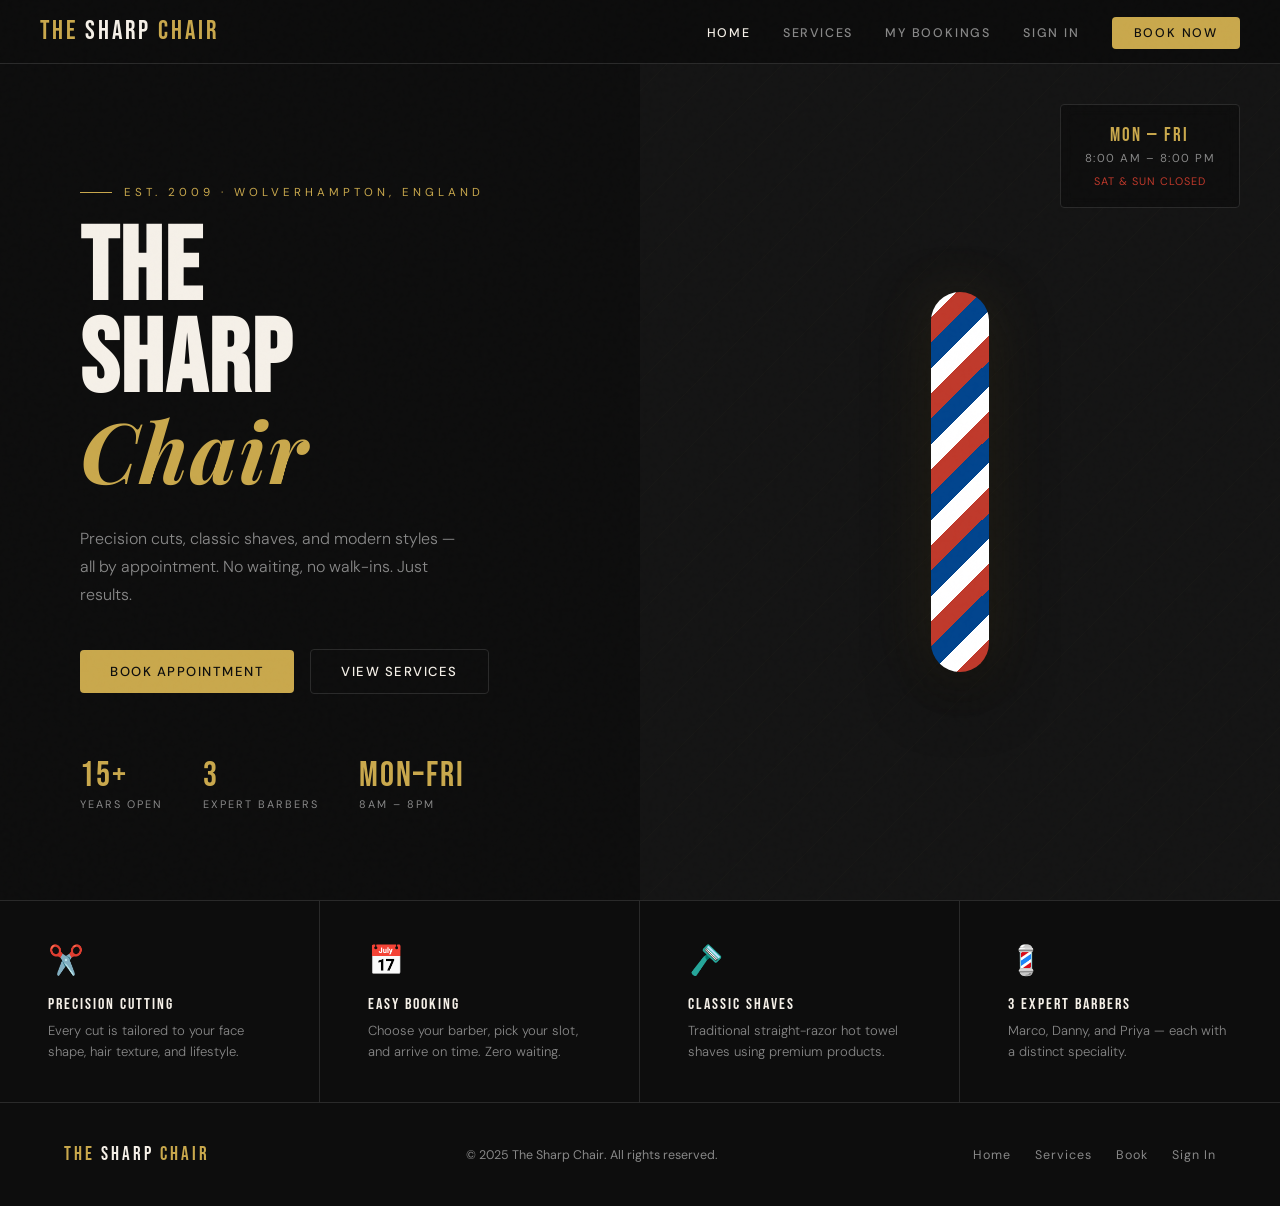
<file: index.html>
<!DOCTYPE html>
<html lang="en">
<head>
  <meta charset="UTF-8">
  <meta name="viewport" content="width=device-width, initial-scale=1.0">
  <title>The Sharp Chair — Premium Barber Shop</title>
  <link rel="preconnect" href="https://fonts.googleapis.com">
  <link rel="preconnect" href="https://fonts.gstatic.com" crossorigin>
  <link href="https://fonts.googleapis.com/css2?family=Bebas+Neue&family=DM+Sans:ital,wght@0,300;0,400;0,500;1,300&family=Playfair+Display:ital@1&display=swap" rel="stylesheet">
  <link rel="stylesheet" href="static/css/style.css">
</head>
<body>

  <!-- ── NAV ── -->
  <nav class="nav">
    <a href="index.html" class="nav-logo">THE <span>SHARP</span> CHAIR</a>
    <ul class="nav-links">
      <li><a href="index.html" class="active">Home</a></li>
      <li><a href="services.html">Services</a></li>
      <li><a href="my_bookings.html">My Bookings</a></li>
      <li><a href="login.html">Sign In</a></li>
      <li><a href="book.html" class="nav-cta">Book Now</a></li>
    </ul>
  </nav>

  <!-- ── HERO ── -->
  <section class="hero">
    <div class="hero-left">
      <p class="hero-eyebrow fade-up">Est. 2009 &middot; Wolverhampton, England</p>
      <h1 class="hero-title fade-up fade-up-1">
        THE<br>SHARP<br><em>Chair</em>
      </h1>
      <p class="hero-sub fade-up fade-up-2">
        Precision cuts, classic shaves, and modern styles — all by appointment. No waiting, no walk-ins. Just results.
      </p>
      <div class="hero-actions fade-up fade-up-3">
        <a href="book.html" class="btn btn-primary">Book Appointment</a>
        <a href="services.html" class="btn btn-ghost">View Services</a>
      </div>
      <div class="hero-stats fade-up fade-up-4">
        <div>
          <div class="stat-num">15+</div>
          <div class="stat-label">Years Open</div>
        </div>
        <div>
          <div class="stat-num">3</div>
          <div class="stat-label">Expert Barbers</div>
        </div>
        <div>
          <div class="stat-num">Mon–Fri</div>
          <div class="stat-label">8am – 8pm</div>
        </div>
      </div>
    </div>

    <div class="hero-right">
      <div class="barber-pole"></div>
      <div class="hero-badge">
        <div class="badge-days">MON — FRI</div>
        <div class="badge-time">8:00 AM – 8:00 PM</div>
        <div class="badge-closed">Sat &amp; Sun Closed</div>
      </div>
    </div>
  </section>

  <!-- ── ABOUT STRIP ── -->
  <section class="about-strip">
    <div class="about-cell">
      <div class="about-cell-icon">✂️</div>
      <div class="about-cell-title">Precision Cutting</div>
      <div class="about-cell-desc">Every cut is tailored to your face shape, hair texture, and lifestyle.</div>
    </div>
    <div class="about-cell">
      <div class="about-cell-icon">📅</div>
      <div class="about-cell-title">Easy Booking</div>
      <div class="about-cell-desc">Choose your barber, pick your slot, and arrive on time. Zero waiting.</div>
    </div>
    <div class="about-cell">
      <div class="about-cell-icon">🪒</div>
      <div class="about-cell-title">Classic Shaves</div>
      <div class="about-cell-desc">Traditional straight-razor hot towel shaves using premium products.</div>
    </div>
    <div class="about-cell">
      <div class="about-cell-icon">💈</div>
      <div class="about-cell-title">3 Expert Barbers</div>
      <div class="about-cell-desc">Marco, Danny, and Priya — each with a distinct speciality.</div>
    </div>
  </section>

  <!-- ── FOOTER ── -->
  <footer class="footer">
    <div class="footer-logo">THE <span>SHARP</span> CHAIR</div>
    <p class="footer-copy">&copy; 2025 The Sharp Chair. All rights reserved.</p>
    <nav class="footer-links">
      <a href="index.html">Home</a>
      <a href="services.html">Services</a>
      <a href="book.html">Book</a>
      <a href="login.html">Sign In</a>
    </nav>
  </footer>

</body>
</html>
</file>
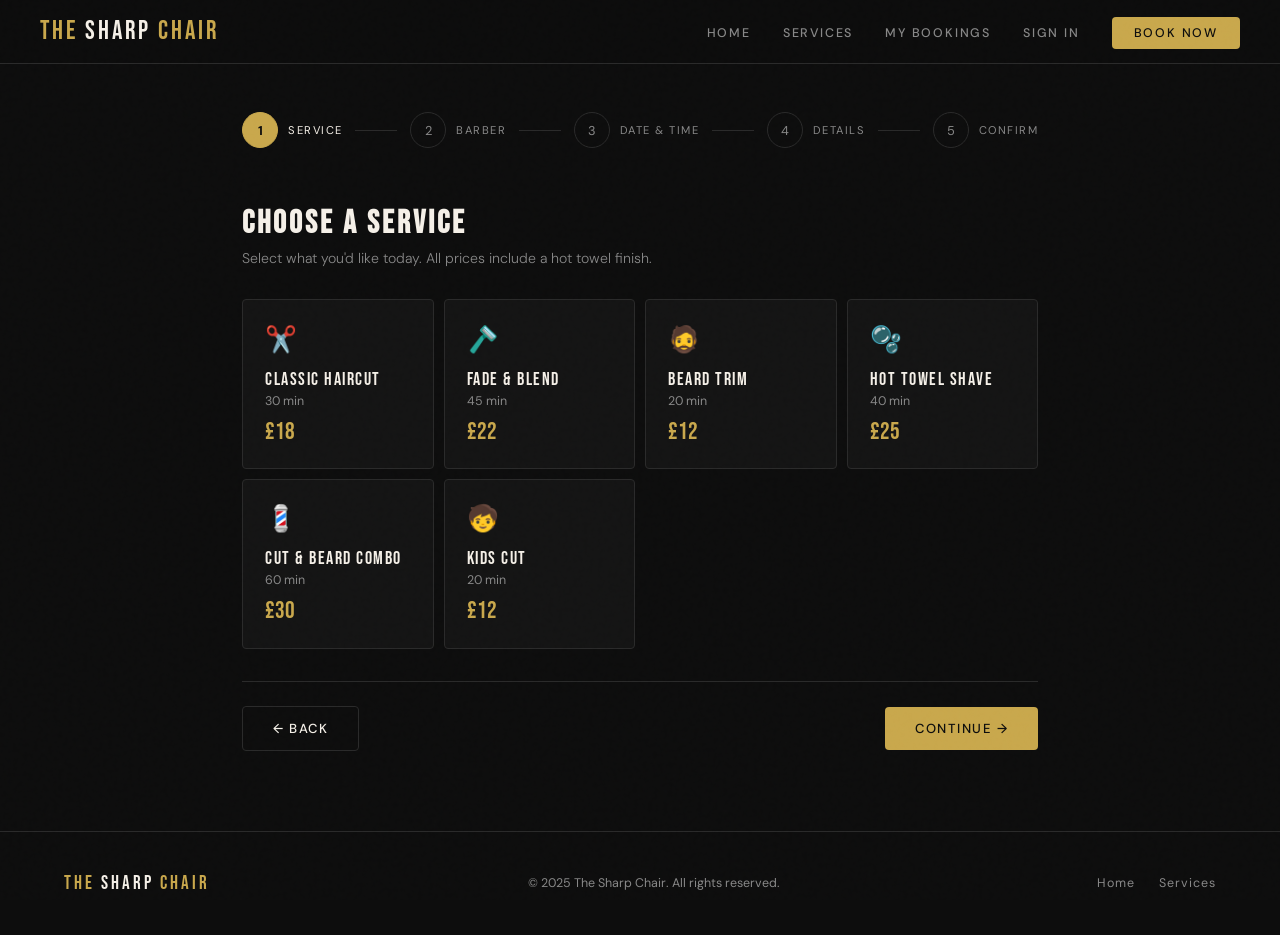
<file: book.html>
<!DOCTYPE html>
<html lang="en">
<head>
  <meta charset="UTF-8">
  <meta name="viewport" content="width=device-width, initial-scale=1.0">
  <title>Book Appointment — The Sharp Chair</title>
  <link rel="preconnect" href="https://fonts.googleapis.com">
  <link rel="preconnect" href="https://fonts.gstatic.com" crossorigin>
  <link href="https://fonts.googleapis.com/css2?family=Bebas+Neue&family=DM+Sans:ital,wght@0,300;0,400;0,500;1,300&family=Playfair+Display:ital@1&display=swap" rel="stylesheet">
  <link rel="stylesheet" href="static/css/style.css">
  <style>
    /* ── Inline JS-driven state helpers ── */
    .pick-card.selected  { border-color: var(--gold); background: rgba(201,168,76,0.07); }
    .barber-pick-card.selected { border-color: var(--gold); background: rgba(201,168,76,0.07); }
    .time-slot.is-selected { background: var(--gold); border-color: var(--gold); color: var(--black); font-weight: 600; }
    .time-slot.is-taken { opacity: 0.3; cursor: not-allowed; text-decoration: line-through; pointer-events: none; }
  </style>
</head>
<body>

  <!-- ── NAV ── -->
  <nav class="nav">
    <a href="index.html" class="nav-logo">THE <span>SHARP</span> CHAIR</a>
    <ul class="nav-links">
      <li><a href="index.html">Home</a></li>
      <li><a href="services.html">Services</a></li>
      <li><a href="my_bookings.html">My Bookings</a></li>
      <li><a href="login.html">Sign In</a></li>
      <li><a href="book.html" class="nav-cta active">Book Now</a></li>
    </ul>
  </nav>

  <div class="booking-layout">

    <!-- ── STEP PROGRESS ── -->
    <div class="step-progress" id="step-progress">
      <div class="step-item active" id="prog-1">
        <div class="step-bubble">1</div>
        <div class="step-text">Service</div>
      </div>
      <div class="step-connector"></div>
      <div class="step-item" id="prog-2">
        <div class="step-bubble">2</div>
        <div class="step-text">Barber</div>
      </div>
      <div class="step-connector"></div>
      <div class="step-item" id="prog-3">
        <div class="step-bubble">3</div>
        <div class="step-text">Date &amp; Time</div>
      </div>
      <div class="step-connector"></div>
      <div class="step-item" id="prog-4">
        <div class="step-bubble">4</div>
        <div class="step-text">Details</div>
      </div>
      <div class="step-connector"></div>
      <div class="step-item" id="prog-5">
        <div class="step-bubble">5</div>
        <div class="step-text">Confirm</div>
      </div>
    </div>

    <!-- ══ STEP 1 — SERVICE ══ -->
    <section class="step-section active" id="step-1">
      <h2 class="step-heading">CHOOSE A SERVICE</h2>
      <p class="step-subheading">Select what you'd like today. All prices include a hot towel finish.</p>

      <div class="pick-grid">
        <div class="pick-card" data-service="1" onclick="selectService(this, 1)">
          <span class="pick-card-icon">✂️</span>
          <div class="pick-card-name">Classic Haircut</div>
          <div class="pick-card-sub">30 min</div>
          <div class="pick-card-price">£18</div>
        </div>
        <div class="pick-card" data-service="2" onclick="selectService(this, 2)">
          <span class="pick-card-icon">🪒</span>
          <div class="pick-card-name">Fade &amp; Blend</div>
          <div class="pick-card-sub">45 min</div>
          <div class="pick-card-price">£22</div>
        </div>
        <div class="pick-card" data-service="3" onclick="selectService(this, 3)">
          <span class="pick-card-icon">🧔</span>
          <div class="pick-card-name">Beard Trim</div>
          <div class="pick-card-sub">20 min</div>
          <div class="pick-card-price">£12</div>
        </div>
        <div class="pick-card" data-service="4" onclick="selectService(this, 4)">
          <span class="pick-card-icon">🫧</span>
          <div class="pick-card-name">Hot Towel Shave</div>
          <div class="pick-card-sub">40 min</div>
          <div class="pick-card-price">£25</div>
        </div>
        <div class="pick-card" data-service="5" onclick="selectService(this, 5)">
          <span class="pick-card-icon">💈</span>
          <div class="pick-card-name">Cut &amp; Beard Combo</div>
          <div class="pick-card-sub">60 min</div>
          <div class="pick-card-price">£30</div>
        </div>
        <div class="pick-card" data-service="6" onclick="selectService(this, 6)">
          <span class="pick-card-icon">🧒</span>
          <div class="pick-card-name">Kids Cut</div>
          <div class="pick-card-sub">20 min</div>
          <div class="pick-card-price">£12</div>
        </div>
      </div>

      <div id="err-1" class="alert alert-error" style="display:none;">Please select a service to continue.</div>

      <div class="step-nav">
        <a href="index.html" class="btn btn-ghost">← Back</a>
        <button class="btn btn-primary" onclick="goTo(2)">Continue →</button>
      </div>
    </section>

    <!-- ══ STEP 2 — BARBER ══ -->
    <section class="step-section" id="step-2">
      <h2 class="step-heading">CHOOSE YOUR BARBER</h2>
      <p class="step-subheading">Any preference? All barbers are fully qualified and experienced.</p>

      <div class="barber-pick-grid">
        <div class="barber-pick-card" data-barber="1" onclick="selectBarber(this, 1)">
          <div class="barber-avatar">💈</div>
          <div class="barber-pick-name">Marco V.</div>
          <div class="barber-pick-spec">Fades &amp; Skin Fades</div>
        </div>
        <div class="barber-pick-card" data-barber="2" onclick="selectBarber(this, 2)">
          <div class="barber-avatar">✂️</div>
          <div class="barber-pick-name">Danny K.</div>
          <div class="barber-pick-spec">Classic Cuts &amp; Shaves</div>
        </div>
        <div class="barber-pick-card" data-barber="3" onclick="selectBarber(this, 3)">
          <div class="barber-avatar">🪒</div>
          <div class="barber-pick-name">Priya S.</div>
          <div class="barber-pick-spec">Textured &amp; Curly Hair</div>
        </div>
      </div>

      <div id="err-2" class="alert alert-error" style="display:none;">Please choose a barber to continue.</div>

      <div class="step-nav">
        <button class="btn btn-ghost" onclick="goTo(1)">← Back</button>
        <button class="btn btn-primary" onclick="goTo(3)">Continue →</button>
      </div>
    </section>

    <!-- ══ STEP 3 — DATE & TIME ══ -->
    <section class="step-section" id="step-3">
      <h2 class="step-heading">DATE &amp; TIME</h2>
      <p class="step-subheading">We're open Monday to Friday, 8:00am – 8:00pm. Weekends closed.</p>

      <div class="datetime-row">
        <div>
          <div class="dt-block-label">Select Date</div>
          <input type="date" class="form-control" id="booking-date" onchange="onDateChange()">
        </div>
        <div>
          <div class="dt-block-label">Available Times</div>
          <div class="time-slot-grid" id="time-slots">
            <span class="time-slot-hint">Pick a date first</span>
          </div>
        </div>
      </div>

      <div id="err-3" class="alert alert-error" style="display:none;">Please select a date and time slot.</div>

      <div class="step-nav">
        <button class="btn btn-ghost" onclick="goTo(2)">← Back</button>
        <button class="btn btn-primary" onclick="goTo(4)">Continue →</button>
      </div>
    </section>

    <!-- ══ STEP 4 — DETAILS ══ -->
    <section class="step-section" id="step-4">
      <h2 class="step-heading">YOUR DETAILS</h2>
      <p class="step-subheading">We use these to confirm your booking and send reminders.</p>

      <div class="form-grid mb-3">
        <div class="form-group">
          <label class="form-label" for="fname">First Name <span style="color:var(--red)">*</span></label>
          <input type="text" class="form-control" id="fname" name="fname" placeholder="James" autocomplete="given-name">
        </div>
        <div class="form-group">
          <label class="form-label" for="lname">Last Name <span style="color:var(--red)">*</span></label>
          <input type="text" class="form-control" id="lname" name="lname" placeholder="Anderson" autocomplete="family-name">
        </div>
        <div class="form-group">
          <label class="form-label" for="email">Email Address <span style="color:var(--red)">*</span></label>
          <input type="email" class="form-control" id="email" name="email" placeholder="james@example.com" autocomplete="email">
        </div>
        <div class="form-group">
          <label class="form-label" for="phone">Phone Number <span style="color:var(--red)">*</span></label>
          <input type="tel" class="form-control" id="phone" name="phone" placeholder="+44 7700 900000" autocomplete="tel">
        </div>
        <div class="form-group full">
          <label class="form-label" for="notes">Notes <span style="color:var(--muted)">(optional)</span></label>
          <textarea class="form-control" id="notes" name="notes" placeholder="Any special requests, allergies, or preferences..."></textarea>
        </div>
      </div>

      <div id="err-4" class="alert alert-error" style="display:none;">Please fill in all required fields.</div>

      <div class="step-nav">
        <button class="btn btn-ghost" onclick="goTo(3)">← Back</button>
        <button class="btn btn-primary" onclick="goTo(5)">Review Booking →</button>
      </div>
    </section>

    <!-- ══ STEP 5 — CONFIRM ══ -->
    <section class="step-section" id="step-5">
      <h2 class="step-heading">CONFIRM BOOKING</h2>
      <p class="step-subheading">Please check everything below before confirming.</p>

      <div class="summary-card" id="booking-summary">
        <!-- Populated by JS -->
      </div>

      <div id="err-5" class="alert alert-error" style="display:none;"></div>

      <div class="step-nav">
        <button class="btn btn-ghost" onclick="goTo(4)">← Edit</button>
        <button class="btn btn-primary" onclick="submitBooking()">Confirm &amp; Book ✓</button>
      </div>
    </section>

    <!-- ══ STEP 6 — SUCCESS ══ -->
    <section class="step-section" id="step-6">
      <div class="confirm-box">
        <div class="confirm-check">✓</div>
        <h2 class="confirm-title">BOOKING CONFIRMED!</h2>
        <p class="confirm-sub">
          Your appointment is locked in. We'll see you at the shop.<br>
          A confirmation has been saved to your account.
        </p>
        <div class="confirm-ref" id="confirm-ref">REF: #000000</div>
        <div class="confirm-actions">
          <a href="my_bookings.html" class="btn btn-primary">View My Bookings</a>
          <button class="btn btn-ghost" onclick="resetWizard()">Book Another</button>
        </div>
      </div>
    </section>

  </div><!-- /booking-layout -->

  <!-- ── FOOTER ── -->
  <footer class="footer">
    <div class="footer-logo">THE <span>SHARP</span> CHAIR</div>
    <p class="footer-copy">&copy; 2025 The Sharp Chair. All rights reserved.</p>
    <nav class="footer-links">
      <a href="index.html">Home</a>
      <a href="services.html">Services</a>
    </nav>
  </footer>

  <!-- ── BOOKING SCRIPT ── -->
  <script>
    /* ── Data ── */
    const SERVICES = {
      1: { name: 'Classic Haircut',    price: 18, duration: 30 },
      2: { name: 'Fade & Blend',       price: 22, duration: 45 },
      3: { name: 'Beard Trim',         price: 12, duration: 20 },
      4: { name: 'Hot Towel Shave',    price: 25, duration: 40 },
      5: { name: 'Cut & Beard Combo',  price: 30, duration: 60 },
      6: { name: 'Kids Cut',           price: 12, duration: 20 },
    };
    const BARBERS = {
      1: { name: 'Marco V.', spec: 'Fades & Skin Fades' },
      2: { name: 'Danny K.', spec: 'Classic Cuts & Shaves' },
      3: { name: 'Priya S.', spec: 'Textured & Curly Hair' },
    };

    /* ── State ── */
    let state = { serviceId: null, barberId: null, date: null, time: null };

    /* ── Service selection ── */
    function selectService(el, id) {
      document.querySelectorAll('.pick-card').forEach(c => c.classList.remove('selected'));
      el.classList.add('selected');
      state.serviceId = id;
      document.getElementById('err-1').style.display = 'none';
    }

    /* ── Barber selection ── */
    function selectBarber(el, id) {
      document.querySelectorAll('.barber-pick-card').forEach(c => c.classList.remove('selected'));
      el.classList.add('selected');
      state.barberId = id;
      document.getElementById('err-2').style.display = 'none';
    }

    /* ── Date changed ── */
    function onDateChange() {
      const val = document.getElementById('booking-date').value;
      if (!val) return;
      const d = new Date(val + 'T12:00:00');
      const dow = d.getDay();
      if (dow === 0 || dow === 6) {
        showError(3, 'The shop is closed on weekends. Please pick a weekday.');
        document.getElementById('booking-date').value = '';
        state.date = null;
        document.getElementById('time-slots').innerHTML = '<span class="time-slot-hint">Pick a weekday date</span>';
        return;
      }
      state.date = val;
      state.time = null;
      generateSlots(val);
      document.getElementById('err-3').style.display = 'none';
    }

    /* ── Generate time slots ── */
    function generateSlots(date) {
      const svc = SERVICES[state.serviceId] || { duration: 30 };
      const dur = svc.duration;

      // Simulate some taken slots from localStorage
      const stored = JSON.parse(localStorage.getItem('sharpchair_bookings') || '[]');
      const taken = stored
        .filter(b => b.barberId === state.barberId && b.date === date && b.status !== 'cancelled')
        .map(b => b.time);

      const container = document.getElementById('time-slots');
      container.innerHTML = '';
      let count = 0;

      for (let h = 8; h < 20; h++) {
        for (let m = 0; m < 60; m += 30) {
          if (h * 60 + m + dur > 20 * 60) continue;
          const label = `${String(h).padStart(2,'0')}:${String(m).padStart(2,'0')}`;
          const isTaken = taken.includes(label);
          const el = document.createElement('div');
          el.className = 'time-slot' + (isTaken ? ' is-taken' : '') + (state.time === label && !isTaken ? ' is-selected' : '');
          el.textContent = label;
          if (!isTaken) el.onclick = () => pickSlot(el, label);
          container.appendChild(el);
          count++;
        }
      }

      if (count === 0) container.innerHTML = '<span class="time-slot-hint">No slots available</span>';
    }

    function pickSlot(el, t) {
      document.querySelectorAll('.time-slot').forEach(s => s.classList.remove('is-selected'));
      el.classList.add('is-selected');
      state.time = t;
      document.getElementById('err-3').style.display = 'none';
    }

    /* ── Step navigation ── */
    function goTo(n) {
      if (!validate(currentStep())) return;
      setStep(n);
      if (n === 5) renderSummary();
    }

    function currentStep() {
      for (let i = 1; i <= 6; i++) {
        const el = document.getElementById('step-' + i);
        if (el && el.classList.contains('active')) return i;
      }
      return 1;
    }

    function setStep(n) {
      document.querySelectorAll('.step-section').forEach(s => s.classList.remove('active'));
      const target = document.getElementById('step-' + n);
      if (target) target.classList.add('active');

      for (let i = 1; i <= 5; i++) {
        const prog = document.getElementById('prog-' + i);
        if (!prog) continue;
        prog.classList.remove('active', 'done');
        if (i < n) prog.classList.add('done');
        else if (i === n) prog.classList.add('active');
      }
      window.scrollTo({ top: 0, behavior: 'smooth' });
    }

    /* ── Validation ── */
    function validate(step) {
      if (step === 1) {
        if (!state.serviceId) { showError(1, 'Please select a service to continue.'); return false; }
      }
      if (step === 2) {
        if (!state.barberId) { showError(2, 'Please choose a barber to continue.'); return false; }
      }
      if (step === 3) {
        if (!state.date) { showError(3, 'Please select a date.'); return false; }
        if (!state.time) { showError(3, 'Please select a time slot.'); return false; }
      }
      if (step === 4) {
        const fn = document.getElementById('fname').value.trim();
        const ln = document.getElementById('lname').value.trim();
        const em = document.getElementById('email').value.trim();
        const ph = document.getElementById('phone').value.trim();
        if (!fn || !ln || !em || !ph) { showError(4, 'Please fill in all required fields.'); return false; }
        const emailOk = /^[^\s@]+@[^\s@]+\.[^\s@]+$/.test(em);
        if (!emailOk) { showError(4, 'Please enter a valid email address.'); return false; }
      }
      return true;
    }

    function showError(step, msg) {
      const el = document.getElementById('err-' + step);
      if (el) { el.textContent = msg; el.style.display = 'block'; }
    }

    /* ── Summary ── */
    function renderSummary() {
      const svc  = SERVICES[state.serviceId];
      const barb = BARBERS[state.barberId];
      const dateStr = new Date(state.date + 'T12:00').toLocaleDateString('en-GB', {
        weekday: 'long', day: 'numeric', month: 'long', year: 'numeric'
      });
      const fn = document.getElementById('fname').value.trim();
      const ln = document.getElementById('lname').value.trim();
      const em = document.getElementById('email').value.trim();

      document.getElementById('booking-summary').innerHTML = `
        <div class="summary-card-title">Booking Summary</div>
        <div class="summary-row"><span class="key">Service</span><span class="val">${svc.name}</span></div>
        <div class="summary-row"><span class="key">Barber</span><span class="val">${barb.name} — ${barb.spec}</span></div>
        <div class="summary-row"><span class="key">Date</span><span class="val">${dateStr}</span></div>
        <div class="summary-row"><span class="key">Time</span><span class="val">${state.time}</span></div>
        <div class="summary-row"><span class="key">Duration</span><span class="val">${svc.duration} minutes</span></div>
        <div class="summary-row"><span class="key">Name</span><span class="val">${fn} ${ln}</span></div>
        <div class="summary-row"><span class="key">Email</span><span class="val">${em}</span></div>
        <div class="summary-row total"><span class="key">Total</span><span class="val">£${svc.price}</span></div>
      `;
    }

    /* ── Submit ── */
    function submitBooking() {
      const ref = 'SC' + Date.now().toString().slice(-6);
      const booking = {
        id: Date.now(),
        ref,
        serviceId: state.serviceId,
        barberId:  state.barberId,
        date:      state.date,
        time:      state.time,
        fname:     document.getElementById('fname').value.trim(),
        lname:     document.getElementById('lname').value.trim(),
        email:     document.getElementById('email').value.trim(),
        phone:     document.getElementById('phone').value.trim(),
        notes:     document.getElementById('notes').value.trim(),
        status:    'confirmed',
        createdAt: new Date().toISOString(),
      };

      // Persist to localStorage
      const existing = JSON.parse(localStorage.getItem('sharpchair_bookings') || '[]');
      existing.push(booking);
      localStorage.setItem('sharpchair_bookings', JSON.stringify(existing));

      document.getElementById('confirm-ref').textContent = `REF: #${ref}`;
      setStep(6);
      document.getElementById('step-progress').style.display = 'none';
    }

    /* ── Reset ── */
    function resetWizard() {
      state = { serviceId: null, barberId: null, date: null, time: null };
      document.querySelectorAll('.pick-card, .barber-pick-card').forEach(c => c.classList.remove('selected'));
      document.getElementById('booking-date').value = '';
      document.getElementById('time-slots').innerHTML = '<span class="time-slot-hint">Pick a date first</span>';
      document.getElementById('fname').value = '';
      document.getElementById('lname').value = '';
      document.getElementById('email').value = '';
      document.getElementById('phone').value = '';
      document.getElementById('notes').value = '';
      document.getElementById('step-progress').style.display = '';
      setStep(1);
    }

    /* ── Set min date ── */
    (function() {
      const inp = document.getElementById('booking-date');
      const d = new Date();
      while (d.getDay() === 0 || d.getDay() === 6) d.setDate(d.getDate() + 1);
      inp.min = d.toISOString().split('T')[0];
    })();
  </script>

</body>
</html>
</file>
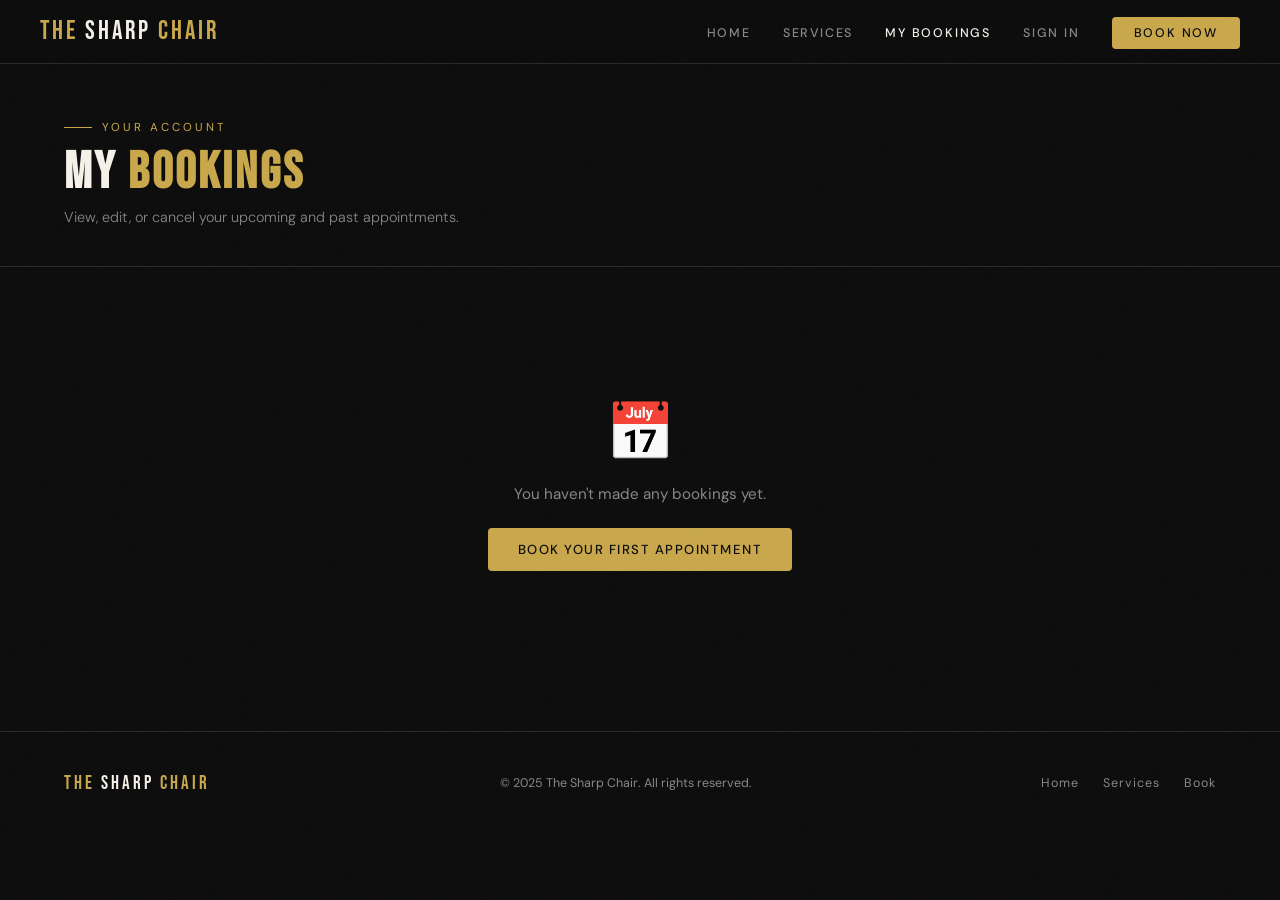
<file: my_bookings.html>
<!DOCTYPE html>
<html lang="en">
<head>
  <meta charset="UTF-8">
  <meta name="viewport" content="width=device-width, initial-scale=1.0">
  <title>My Bookings — The Sharp Chair</title>
  <link rel="preconnect" href="https://fonts.googleapis.com">
  <link rel="preconnect" href="https://fonts.gstatic.com" crossorigin>
  <link href="https://fonts.googleapis.com/css2?family=Bebas+Neue&family=DM+Sans:ital,wght@0,300;0,400;0,500;1,300&family=Playfair+Display:ital@1&display=swap" rel="stylesheet">
  <link rel="stylesheet" href="static/css/style.css">
</head>
<body>

  <!-- ── NAV ── -->
  <nav class="nav">
    <a href="index.html" class="nav-logo">THE <span>SHARP</span> CHAIR</a>
    <ul class="nav-links">
      <li><a href="index.html">Home</a></li>
      <li><a href="services.html">Services</a></li>
      <li><a href="my_bookings.html" class="active">My Bookings</a></li>
      <li><a href="login.html">Sign In</a></li>
      <li><a href="book.html" class="nav-cta">Book Now</a></li>
    </ul>
  </nav>

  <!-- ── PAGE HEADER ── -->
  <header class="page-header fade-up">
    <div class="page-header-eyebrow">Your Account</div>
    <h1>MY <span class="accent">BOOKINGS</span></h1>
    <p>View, edit, or cancel your upcoming and past appointments.</p>
  </header>

  <!-- ── BOOKINGS LIST ── -->
  <div class="bookings-wrap">
    <div id="bookings-container"></div>
  </div>

  <!-- ── EDIT MODAL ── -->
  <div class="modal-overlay" id="edit-modal">
    <div class="modal">
      <h3 class="modal-title">EDIT BOOKING</h3>
      <div class="modal-body">
        <div class="form-group">
          <label class="form-label" for="edit-date">New Date</label>
          <input type="date" class="form-control" id="edit-date" onchange="loadEditSlots()">
        </div>
        <div class="form-group">
          <label class="form-label" for="edit-time">New Time</label>
          <select class="form-control" id="edit-time"></select>
        </div>
        <div class="form-group">
          <label class="form-label" for="edit-notes">Notes</label>
          <textarea class="form-control" id="edit-notes" style="min-height:80px;"></textarea>
        </div>
        <div id="edit-error" class="alert alert-error" style="display:none;"></div>
      </div>
      <div class="modal-footer">
        <button class="btn btn-ghost btn-sm" onclick="closeModal()">Cancel</button>
        <button class="btn btn-primary btn-sm" onclick="saveEdit()">Save Changes</button>
      </div>
    </div>
  </div>

  <!-- ── FOOTER ── -->
  <footer class="footer">
    <div class="footer-logo">THE <span>SHARP</span> CHAIR</div>
    <p class="footer-copy">&copy; 2025 The Sharp Chair. All rights reserved.</p>
    <nav class="footer-links">
      <a href="index.html">Home</a>
      <a href="services.html">Services</a>
      <a href="book.html">Book</a>
    </nav>
  </footer>

  <script>
    const SERVICES = {
      1: { name: 'Classic Haircut',    price: 18, duration: 30 },
      2: { name: 'Fade & Blend',       price: 22, duration: 45 },
      3: { name: 'Beard Trim',         price: 12, duration: 20 },
      4: { name: 'Hot Towel Shave',    price: 25, duration: 40 },
      5: { name: 'Cut & Beard Combo',  price: 30, duration: 60 },
      6: { name: 'Kids Cut',           price: 12, duration: 20 },
    };
    const BARBERS = {
      1: { name: 'Marco V.' },
      2: { name: 'Danny K.' },
      3: { name: 'Priya S.' },
    };

    let editingId = null;

    /* ── Load and render bookings ── */
    function getBookings() {
      return JSON.parse(localStorage.getItem('sharpchair_bookings') || '[]');
    }

    function saveBookings(arr) {
      localStorage.setItem('sharpchair_bookings', JSON.stringify(arr));
    }

    function renderBookings() {
      const bookings = getBookings().sort((a, b) =>
        new Date(b.date + 'T' + b.time) - new Date(a.date + 'T' + a.time)
      );
      const container = document.getElementById('bookings-container');

      if (bookings.length === 0) {
        container.innerHTML = `
          <div class="empty-state">
            <div class="empty-icon">📅</div>
            <p>You haven't made any bookings yet.</p>
            <a href="book.html" class="btn btn-primary">Book Your First Appointment</a>
          </div>`;
        return;
      }

      const items = bookings.map(b => {
        const svc = SERVICES[b.serviceId] || { name: 'Unknown', price: 0 };
        const barb = BARBERS[b.barberId] || { name: 'Unknown' };
        const dateObj = new Date(b.date + 'T12:00');
        const isPast = new Date(b.date + 'T' + b.time) < new Date();
        const dateStr = dateObj.toLocaleDateString('en-GB', {
          weekday: 'short', day: 'numeric', month: 'short', year: 'numeric'
        });

        const statusBadge = b.status === 'cancelled'
          ? '<span class="badge badge-cancelled">Cancelled</span>'
          : isPast
          ? '<span class="badge badge-past">Past</span>'
          : '<span class="badge badge-confirmed">Confirmed</span>';

        const actions = (b.status !== 'cancelled' && !isPast)
          ? `<button class="btn btn-ghost btn-sm" onclick="openEditModal(${b.id})">Edit</button>
             <button class="btn btn-danger btn-sm" onclick="cancelBooking(${b.id})">Cancel</button>`
          : '';

        return `
          <div class="booking-card ${b.status === 'cancelled' ? 'is-cancelled' : ''}">
            <div>
              <div class="booking-card-top">
                <div class="booking-card-service">${svc.name}</div>
                ${statusBadge}
              </div>
              <div class="booking-card-meta">
                <span>📅 ${dateStr}</span>
                <span>🕐 ${b.time}</span>
                <span>💈 ${barb.name}</span>
                <span>£${svc.price}</span>
              </div>
              ${b.notes ? `<div style="margin-top:8px; font-size:0.8rem; color:var(--muted);">📝 ${b.notes}</div>` : ''}
              <div class="booking-card-ref">REF: #${b.ref}</div>
            </div>
            <div class="booking-card-actions">${actions}</div>
          </div>`;
      });

      container.innerHTML = `<div class="bookings-list">${items.join('')}</div>`;
    }

    /* ── Cancel ── */
    function cancelBooking(id) {
      if (!confirm('Are you sure you want to cancel this booking? This cannot be undone.')) return;
      const bookings = getBookings();
      const b = bookings.find(x => x.id === id);
      if (b) { b.status = 'cancelled'; saveBookings(bookings); renderBookings(); }
    }

    /* ── Edit modal ── */
    function openEditModal(id) {
      editingId = id;
      const bookings = getBookings();
      const b = bookings.find(x => x.id === id);
      if (!b) return;

      document.getElementById('edit-date').value = b.date;
      document.getElementById('edit-notes').value = b.notes || '';
      document.getElementById('edit-error').style.display = 'none';

      // Set min date
      const minD = new Date();
      while (minD.getDay() === 0 || minD.getDay() === 6) minD.setDate(minD.getDate() + 1);
      document.getElementById('edit-date').min = minD.toISOString().split('T')[0];

      loadEditSlots(b.time);
      document.getElementById('edit-modal').classList.add('is-open');
    }

    function loadEditSlots(selectedTime) {
      const bookings = getBookings();
      const b = bookings.find(x => x.id === editingId);
      if (!b) return;

      const date = document.getElementById('edit-date').value;
      if (!date) return;

      const svc  = SERVICES[b.serviceId] || { duration: 30 };
      const taken = bookings
        .filter(bk => bk.barberId === b.barberId && bk.date === date && bk.status !== 'cancelled' && bk.id !== editingId)
        .map(bk => bk.time);

      const sel = document.getElementById('edit-time');
      sel.innerHTML = '';

      for (let h = 8; h < 20; h++) {
        for (let m = 0; m < 60; m += 30) {
          if (h * 60 + m + svc.duration > 20 * 60) continue;
          const label = `${String(h).padStart(2,'0')}:${String(m).padStart(2,'0')}`;
          if (taken.includes(label)) continue;
          const opt = document.createElement('option');
          opt.value = label;
          opt.textContent = label;
          if (label === (selectedTime || b.time)) opt.selected = true;
          sel.appendChild(opt);
        }
      }
    }

    function closeModal() {
      document.getElementById('edit-modal').classList.remove('is-open');
      editingId = null;
    }

    function saveEdit() {
      const newDate  = document.getElementById('edit-date').value;
      const newTime  = document.getElementById('edit-time').value;
      const newNotes = document.getElementById('edit-notes').value.trim();

      if (!newDate || !newTime) {
        const err = document.getElementById('edit-error');
        err.textContent = 'Please select a date and time.';
        err.style.display = 'block';
        return;
      }

      const d = new Date(newDate + 'T12:00');
      if (d.getDay() === 0 || d.getDay() === 6) {
        const err = document.getElementById('edit-error');
        err.textContent = 'The shop is closed on weekends. Please pick a weekday.';
        err.style.display = 'block';
        return;
      }

      const bookings = getBookings();
      const b = bookings.find(x => x.id === editingId);
      if (b) {
        b.date  = newDate;
        b.time  = newTime;
        b.notes = newNotes;
        saveBookings(bookings);
      }

      closeModal();
      renderBookings();
    }

    /* ── Close modal on overlay click ── */
    document.getElementById('edit-modal').addEventListener('click', function(e) {
      if (e.target === this) closeModal();
    });

    /* ── Init ── */
    renderBookings();
  </script>

</body>
</html>
</file>
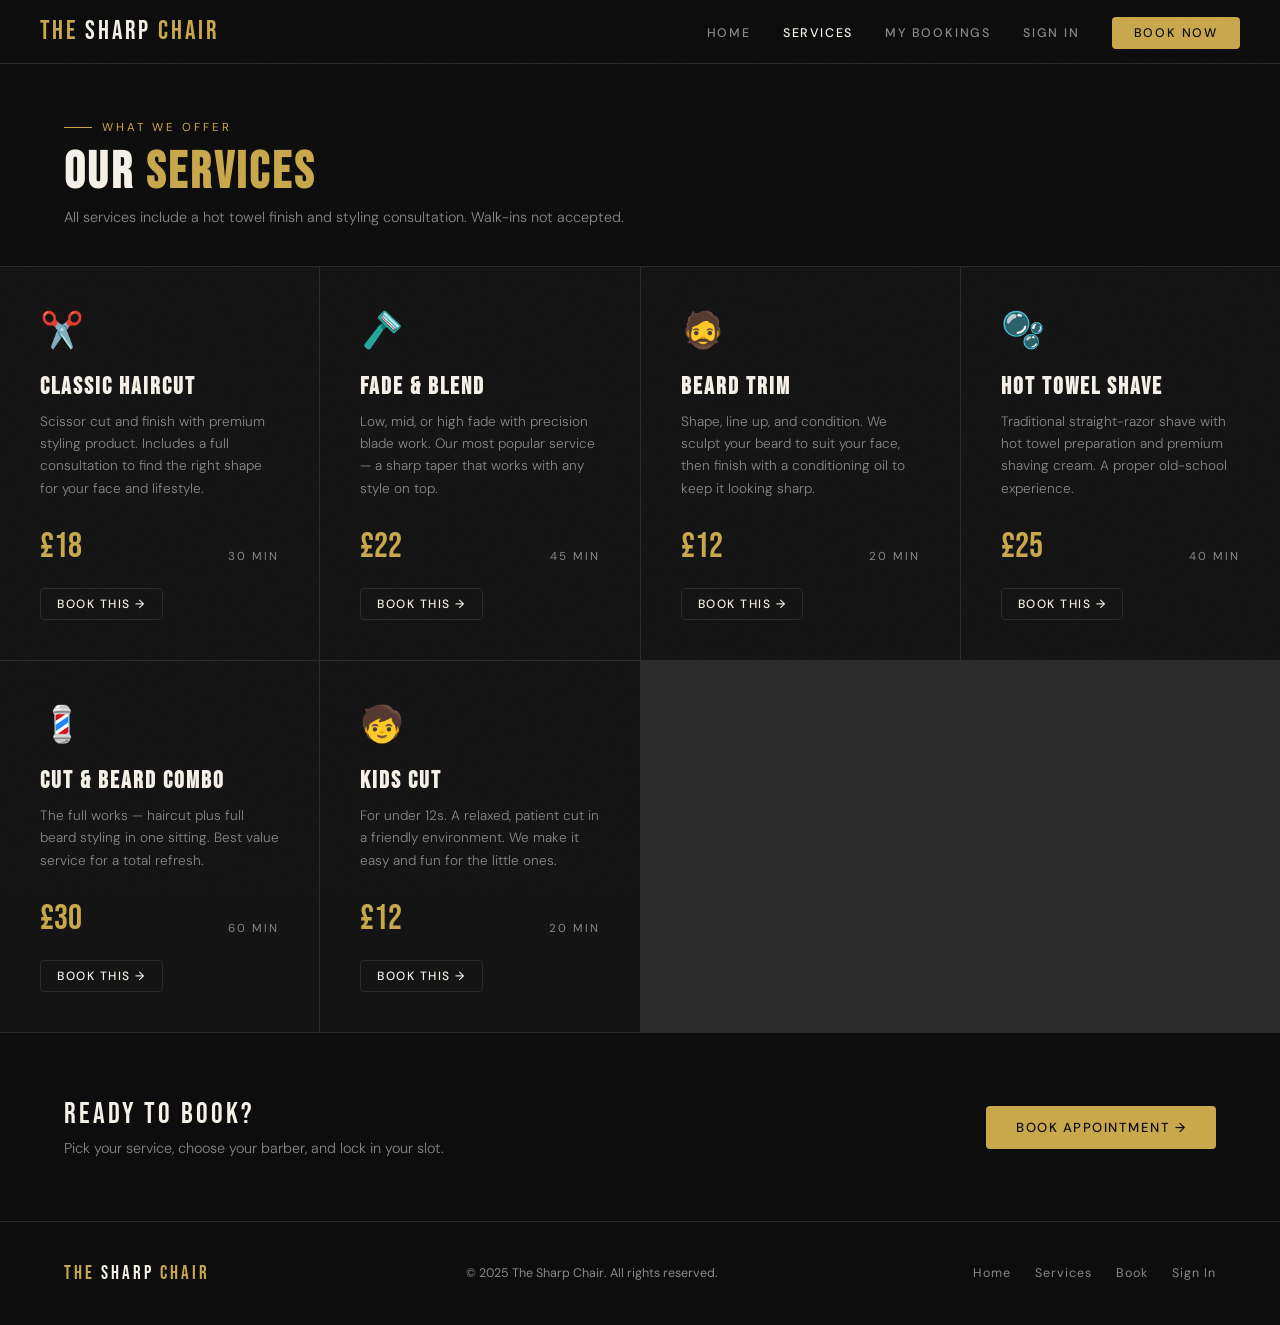
<file: services.html>
<!DOCTYPE html>
<html lang="en">
<head>
  <meta charset="UTF-8">
  <meta name="viewport" content="width=device-width, initial-scale=1.0">
  <title>Services — The Sharp Chair</title>
  <link rel="preconnect" href="https://fonts.googleapis.com">
  <link rel="preconnect" href="https://fonts.gstatic.com" crossorigin>
  <link href="https://fonts.googleapis.com/css2?family=Bebas+Neue&family=DM+Sans:ital,wght@0,300;0,400;0,500;1,300&family=Playfair+Display:ital@1&display=swap" rel="stylesheet">
  <link rel="stylesheet" href="static/css/style.css">
</head>
<body>

  <!-- ── NAV ── -->
  <nav class="nav">
    <a href="index.html" class="nav-logo">THE <span>SHARP</span> CHAIR</a>
    <ul class="nav-links">
      <li><a href="index.html">Home</a></li>
      <li><a href="services.html" class="active">Services</a></li>
      <li><a href="my_bookings.html">My Bookings</a></li>
      <li><a href="login.html">Sign In</a></li>
      <li><a href="book.html" class="nav-cta">Book Now</a></li>
    </ul>
  </nav>

  <!-- ── PAGE HEADER ── -->
  <header class="page-header fade-up">
    <div class="page-header-eyebrow">What We Offer</div>
    <h1>OUR <span class="accent">SERVICES</span></h1>
    <p>All services include a hot towel finish and styling consultation. Walk-ins not accepted.</p>
  </header>

  <!-- ── SERVICES GRID ── -->
  <section class="services-grid">

    <article class="service-card fade-up">
      <span class="service-card-icon">✂️</span>
      <h2 class="service-card-name">Classic Haircut</h2>
      <p class="service-card-desc">
        Scissor cut and finish with premium styling product. Includes a full consultation to find the right shape for your face and lifestyle.
      </p>
      <div class="service-card-footer">
        <div class="service-card-price">£18</div>
        <div class="service-card-duration">30 min</div>
      </div>
      <div class="service-card-cta">
        <a href="book.html" class="btn btn-ghost btn-sm">Book This →</a>
      </div>
    </article>

    <article class="service-card fade-up fade-up-1">
      <span class="service-card-icon">🪒</span>
      <h2 class="service-card-name">Fade &amp; Blend</h2>
      <p class="service-card-desc">
        Low, mid, or high fade with precision blade work. Our most popular service — a sharp taper that works with any style on top.
      </p>
      <div class="service-card-footer">
        <div class="service-card-price">£22</div>
        <div class="service-card-duration">45 min</div>
      </div>
      <div class="service-card-cta">
        <a href="book.html" class="btn btn-ghost btn-sm">Book This →</a>
      </div>
    </article>

    <article class="service-card fade-up fade-up-2">
      <span class="service-card-icon">🧔</span>
      <h2 class="service-card-name">Beard Trim</h2>
      <p class="service-card-desc">
        Shape, line up, and condition. We sculpt your beard to suit your face, then finish with a conditioning oil to keep it looking sharp.
      </p>
      <div class="service-card-footer">
        <div class="service-card-price">£12</div>
        <div class="service-card-duration">20 min</div>
      </div>
      <div class="service-card-cta">
        <a href="book.html" class="btn btn-ghost btn-sm">Book This →</a>
      </div>
    </article>

    <article class="service-card fade-up fade-up-3">
      <span class="service-card-icon">🫧</span>
      <h2 class="service-card-name">Hot Towel Shave</h2>
      <p class="service-card-desc">
        Traditional straight-razor shave with hot towel preparation and premium shaving cream. A proper old-school experience.
      </p>
      <div class="service-card-footer">
        <div class="service-card-price">£25</div>
        <div class="service-card-duration">40 min</div>
      </div>
      <div class="service-card-cta">
        <a href="book.html" class="btn btn-ghost btn-sm">Book This →</a>
      </div>
    </article>

    <article class="service-card fade-up fade-up-1">
      <span class="service-card-icon">💈</span>
      <h2 class="service-card-name">Cut &amp; Beard Combo</h2>
      <p class="service-card-desc">
        The full works — haircut plus full beard styling in one sitting. Best value service for a total refresh.
      </p>
      <div class="service-card-footer">
        <div class="service-card-price">£30</div>
        <div class="service-card-duration">60 min</div>
      </div>
      <div class="service-card-cta">
        <a href="book.html" class="btn btn-ghost btn-sm">Book This →</a>
      </div>
    </article>

    <article class="service-card fade-up fade-up-2">
      <span class="service-card-icon">🧒</span>
      <h2 class="service-card-name">Kids Cut</h2>
      <p class="service-card-desc">
        For under 12s. A relaxed, patient cut in a friendly environment. We make it easy and fun for the little ones.
      </p>
      <div class="service-card-footer">
        <div class="service-card-price">£12</div>
        <div class="service-card-duration">20 min</div>
      </div>
      <div class="service-card-cta">
        <a href="book.html" class="btn btn-ghost btn-sm">Book This →</a>
      </div>
    </article>

  </section>

  <!-- ── CTA STRIP ── -->
  <section style="padding: 4rem 4rem; display:flex; justify-content:space-between; align-items:center; border-top: 1px solid var(--border); gap:2rem; flex-wrap:wrap;">
    <div>
      <div style="font-family:'Bebas Neue',cursive; font-size:1.8rem; letter-spacing:3px;">READY TO BOOK?</div>
      <p style="color:var(--muted); font-size:0.9rem; margin-top:0.4rem; font-weight:300;">Pick your service, choose your barber, and lock in your slot.</p>
    </div>
    <a href="book.html" class="btn btn-primary">Book Appointment →</a>
  </section>

  <!-- ── FOOTER ── -->
  <footer class="footer">
    <div class="footer-logo">THE <span>SHARP</span> CHAIR</div>
    <p class="footer-copy">&copy; 2025 The Sharp Chair. All rights reserved.</p>
    <nav class="footer-links">
      <a href="index.html">Home</a>
      <a href="services.html">Services</a>
      <a href="book.html">Book</a>
      <a href="login.html">Sign In</a>
    </nav>
  </footer>

</body>
</html>
</file>
<file: static/css/style.css>
/* ============================================================
   THE SHARP CHAIR — Main Stylesheet
   Custom CSS — no framework dependencies
   ============================================================ */

@import url('https://fonts.googleapis.com/css2?family=Bebas+Neue&family=DM+Sans:ital,wght@0,300;0,400;0,500;1,300&family=Playfair+Display:ital@1&display=swap');

/* ── TOKENS ── */
:root {
  --black:       #0d0d0d;
  --dark:        #141414;
  --card:        #1a1a1a;
  --border:      #2a2a2a;
  --gold:        #c9a84c;
  --gold-light:  #e8c96a;
  --cream:       #f5f0e8;
  --muted:       #888888;
  --red:         #c0392b;
  --green:       #27ae60;
  --radius:      4px;
  --nav-height:  64px;
  --transition:  0.2s ease;
}

/* ── RESET ── */
*, *::before, *::after { box-sizing: border-box; margin: 0; padding: 0; }
html { scroll-behavior: smooth; }

body {
  font-family: 'DM Sans', sans-serif;
  background: var(--black);
  color: var(--cream);
  min-height: 100vh;
  overflow-x: hidden;
  font-weight: 400;
}

/* Grain overlay */
body::before {
  content: '';
  position: fixed;
  inset: 0;
  background-image: url("data:image/svg+xml,%3Csvg viewBox='0 0 200 200' xmlns='http://www.w3.org/2000/svg'%3E%3Cfilter id='n'%3E%3CfeTurbulence type='fractalNoise' baseFrequency='0.9' numOctaves='4' stitchTiles='stitch'/%3E%3C/filter%3E%3Crect width='100%25' height='100%25' filter='url(%23n)' opacity='0.04'/%3E%3C/svg%3E");
  pointer-events: none;
  z-index: 9999;
  opacity: 0.4;
}

img { display: block; max-width: 100%; }
a { color: inherit; text-decoration: none; }
ul { list-style: none; }
button { font-family: inherit; cursor: pointer; }
input, select, textarea { font-family: inherit; }

/* Scrollbar */
::-webkit-scrollbar { width: 6px; }
::-webkit-scrollbar-track { background: var(--black); }
::-webkit-scrollbar-thumb { background: var(--border); border-radius: 3px; }
::-webkit-scrollbar-thumb:hover { background: #444; }

/* ── ANIMATIONS ── */
@keyframes fadeUp {
  from { opacity: 0; transform: translateY(16px); }
  to   { opacity: 1; transform: translateY(0); }
}
@keyframes fadeIn {
  from { opacity: 0; }
  to   { opacity: 1; }
}
@keyframes popIn {
  from { transform: scale(0); }
  to   { transform: scale(1); }
}
@keyframes poleSpin {
  from { background-position: 0 0; }
  to   { background-position: 84px 84px; }
}
@keyframes spin {
  to { transform: rotate(360deg); }
}

.fade-up   { animation: fadeUp 0.5s ease both; }
.fade-up-1 { animation-delay: 0.1s; }
.fade-up-2 { animation-delay: 0.2s; }
.fade-up-3 { animation-delay: 0.3s; }
.fade-up-4 { animation-delay: 0.4s; }

/* ============================================================
   NAVIGATION
   ============================================================ */
.nav {
  position: sticky;
  top: 0;
  z-index: 100;
  height: var(--nav-height);
  background: rgba(13,13,13,0.96);
  backdrop-filter: blur(12px);
  border-bottom: 1px solid var(--border);
  display: flex;
  align-items: center;
  justify-content: space-between;
  padding: 0 2.5rem;
}

.nav-logo {
  font-family: 'Bebas Neue', cursive;
  font-size: 1.6rem;
  letter-spacing: 3px;
  color: var(--gold);
}
.nav-logo span { color: var(--cream); }

.nav-links {
  display: flex;
  align-items: center;
  gap: 2rem;
}

.nav-links a,
.nav-links button.nav-link {
  background: none;
  border: none;
  font-size: 0.78rem;
  font-weight: 500;
  letter-spacing: 1.8px;
  text-transform: uppercase;
  color: var(--muted);
  transition: color var(--transition);
  padding: 0;
  display: inline;
}
.nav-links a:hover,
.nav-links button.nav-link:hover { color: var(--cream); }
.nav-links a.active { color: var(--cream); }

.nav-cta {
  background: var(--gold) !important;
  color: var(--black) !important;
  padding: 8px 22px !important;
  border-radius: var(--radius) !important;
  font-weight: 500 !important;
  transition: background var(--transition) !important;
}
.nav-cta:hover { background: var(--gold-light) !important; }

.nav-user {
  font-size: 0.78rem;
  letter-spacing: 1px;
  color: var(--muted);
  display: flex;
  align-items: center;
  gap: 8px;
}
.nav-user .dot {
  width: 7px; height: 7px;
  border-radius: 50%;
  background: var(--green);
  display: inline-block;
}

/* ============================================================
   BUTTONS
   ============================================================ */
.btn {
  display: inline-flex;
  align-items: center;
  justify-content: center;
  gap: 8px;
  border: none;
  border-radius: var(--radius);
  font-size: 0.82rem;
  font-weight: 500;
  letter-spacing: 1.5px;
  text-transform: uppercase;
  cursor: pointer;
  transition: all var(--transition);
  white-space: nowrap;
  text-decoration: none;
}

.btn-primary {
  background: var(--gold);
  color: var(--black);
  padding: 13px 30px;
}
.btn-primary:hover { background: var(--gold-light); transform: translateY(-1px); }

.btn-ghost {
  background: transparent;
  color: var(--cream);
  border: 1px solid var(--border);
  padding: 13px 30px;
}
.btn-ghost:hover { border-color: var(--gold); color: var(--gold); }

.btn-danger {
  background: transparent;
  color: var(--red);
  border: 1px solid rgba(192,57,43,0.4);
  padding: 7px 16px;
  font-size: 0.75rem;
}
.btn-danger:hover { background: rgba(192,57,43,0.1); }

.btn-sm { padding: 7px 16px; font-size: 0.75rem; }
.btn-full { width: 100%; }

/* ============================================================
   FORMS
   ============================================================ */
.form-group {
  display: flex;
  flex-direction: column;
  gap: 7px;
}

.form-label {
  font-size: 0.72rem;
  letter-spacing: 2px;
  text-transform: uppercase;
  color: var(--muted);
}

.form-control {
  background: var(--dark);
  border: 1px solid var(--border);
  border-radius: var(--radius);
  color: var(--cream);
  font-size: 0.95rem;
  padding: 12px 16px;
  outline: none;
  transition: border-color var(--transition);
  width: 100%;
}
.form-control:focus { border-color: var(--gold); }
.form-control::placeholder { color: #444; }

textarea.form-control { resize: vertical; min-height: 90px; }
select.form-control { cursor: pointer; }

input[type="date"].form-control::-webkit-calendar-picker-indicator {
  filter: invert(0.5);
  cursor: pointer;
}

.form-grid {
  display: grid;
  grid-template-columns: 1fr 1fr;
  gap: 1rem;
}
.form-grid .full { grid-column: 1 / -1; }

.form-error {
  font-size: 0.78rem;
  color: var(--red);
  margin-top: -4px;
}

/* ============================================================
   PAGE HEADER (reused across inner pages)
   ============================================================ */
.page-header {
  padding: 3.5rem 4rem 2.5rem;
  border-bottom: 1px solid var(--border);
}

.page-header-eyebrow {
  font-size: 0.72rem;
  letter-spacing: 3px;
  text-transform: uppercase;
  color: var(--gold);
  margin-bottom: 0.75rem;
  display: flex;
  align-items: center;
  gap: 10px;
}
.page-header-eyebrow::before {
  content: '';
  display: block;
  width: 28px; height: 1px;
  background: var(--gold);
}

.page-header h1 {
  font-family: 'Bebas Neue', cursive;
  font-size: clamp(2rem, 4vw, 3.5rem);
  letter-spacing: 3px;
  line-height: 1;
}
.page-header h1 .accent { color: var(--gold); }

.page-header p {
  color: var(--muted);
  margin-top: 0.6rem;
  font-size: 0.9rem;
  font-weight: 300;
}

/* ============================================================
   STATUS BADGES
   ============================================================ */
.badge {
  display: inline-block;
  font-size: 0.68rem;
  letter-spacing: 1.5px;
  text-transform: uppercase;
  font-weight: 500;
  padding: 3px 10px;
  border-radius: 20px;
}
.badge-confirmed { background: rgba(39,174,96,0.12);  color: var(--green); border: 1px solid rgba(39,174,96,0.3); }
.badge-pending   { background: rgba(201,168,76,0.1);  color: var(--gold);  border: 1px solid rgba(201,168,76,0.3); }
.badge-cancelled { background: rgba(192,57,43,0.1);   color: var(--red);   border: 1px solid rgba(192,57,43,0.3); }
.badge-past      { background: rgba(100,100,100,0.1); color: #666;         border: 1px solid #333; }

/* ============================================================
   MESSAGES / ALERTS
   ============================================================ */
.alert {
  padding: 12px 16px;
  border-radius: var(--radius);
  font-size: 0.88rem;
  margin-bottom: 1rem;
  border-left: 3px solid;
}
.alert-error   { background: rgba(192,57,43,0.1);  border-color: var(--red);   color: #e07a70; }
.alert-success { background: rgba(39,174,96,0.1);  border-color: var(--green); color: #6dca92; }
.alert-info    { background: rgba(201,168,76,0.1); border-color: var(--gold);  color: var(--gold); }

/* ============================================================
   HOME PAGE
   ============================================================ */
.hero {
  display: grid;
  grid-template-columns: 1fr 1fr;
  min-height: calc(100vh - var(--nav-height));
  overflow: hidden;
}

.hero-left {
  padding: 6rem 5rem 4rem;
  display: flex;
  flex-direction: column;
  justify-content: center;
}

.hero-eyebrow {
  font-size: 0.72rem;
  letter-spacing: 4px;
  text-transform: uppercase;
  color: var(--gold);
  margin-bottom: 1.5rem;
  display: flex;
  align-items: center;
  gap: 12px;
  animation: fadeUp 0.6s ease both;
}
.hero-eyebrow::before {
  content: '';
  width: 32px; height: 1px;
  background: var(--gold);
  display: block;
}

.hero-title {
  font-family: 'Bebas Neue', cursive;
  font-size: clamp(4.5rem, 8vw, 7.5rem);
  line-height: 0.9;
  letter-spacing: 2px;
  margin-bottom: 1.5rem;
  animation: fadeUp 0.6s ease 0.1s both;
}
.hero-title em {
  font-family: 'Playfair Display', serif;
  font-style: italic;
  color: var(--gold);
  font-size: 0.82em;
}

.hero-sub {
  color: var(--muted);
  font-size: 1rem;
  line-height: 1.75;
  max-width: 380px;
  margin-bottom: 2.5rem;
  font-weight: 300;
  animation: fadeUp 0.6s ease 0.2s both;
}

.hero-actions {
  display: flex;
  gap: 1rem;
  align-items: center;
  animation: fadeUp 0.6s ease 0.3s both;
}

.hero-stats {
  display: flex;
  gap: 2.5rem;
  margin-top: 4rem;
  animation: fadeUp 0.6s ease 0.4s both;
}
.stat-num {
  font-family: 'Bebas Neue', cursive;
  font-size: 2.2rem;
  color: var(--gold);
  letter-spacing: 2px;
  line-height: 1;
}
.stat-label {
  font-size: 0.68rem;
  letter-spacing: 2px;
  text-transform: uppercase;
  color: var(--muted);
  margin-top: 4px;
}

.hero-right {
  background: var(--dark);
  position: relative;
  display: flex;
  align-items: center;
  justify-content: center;
  overflow: hidden;
}

/* Diagonal stripe pattern */
.hero-right::before {
  content: '';
  position: absolute;
  inset: 0;
  background: repeating-linear-gradient(
    -45deg,
    transparent, transparent 40px,
    rgba(201,168,76,0.02) 40px, rgba(201,168,76,0.02) 41px
  );
}

.barber-pole {
  width: 58px;
  height: 380px;
  border-radius: 29px;
  background: repeating-linear-gradient(
    135deg,
    #fff 0, #fff 18px,
    var(--red) 18px, var(--red) 36px,
    #00448e 36px, #00448e 54px
  );
  background-size: 76px 76px;
  box-shadow: 0 0 60px rgba(201,168,76,0.12), 0 20px 60px rgba(0,0,0,0.5);
  animation: poleSpin 5s linear infinite;
  position: relative;
  z-index: 1;
}

.hero-badge {
  position: absolute;
  top: 2.5rem;
  right: 2.5rem;
  border: 1px solid var(--border);
  padding: 1.2rem 1.5rem;
  border-radius: var(--radius);
  text-align: center;
  background: rgba(13,13,13,0.85);
  backdrop-filter: blur(6px);
  z-index: 1;
}
.hero-badge .badge-days {
  font-family: 'Bebas Neue', cursive;
  font-size: 1.2rem;
  letter-spacing: 2px;
  color: var(--gold);
}
.hero-badge .badge-time {
  font-size: 0.72rem;
  letter-spacing: 1.5px;
  text-transform: uppercase;
  color: var(--muted);
  margin-top: 4px;
}
.hero-badge .badge-closed {
  font-size: 0.68rem;
  letter-spacing: 1px;
  text-transform: uppercase;
  color: var(--red);
  margin-top: 8px;
}

/* About strip */
.about-strip {
  display: grid;
  grid-template-columns: repeat(4, 1fr);
  border-top: 1px solid var(--border);
}
.about-cell {
  padding: 2.5rem 3rem;
  border-right: 1px solid var(--border);
  transition: background var(--transition);
}
.about-cell:last-child { border-right: none; }
.about-cell:hover { background: var(--dark); }
.about-cell-icon { font-size: 1.8rem; margin-bottom: 1rem; }
.about-cell-title {
  font-family: 'Bebas Neue', cursive;
  font-size: 1rem;
  letter-spacing: 2px;
  margin-bottom: 0.4rem;
}
.about-cell-desc { font-size: 0.82rem; color: var(--muted); line-height: 1.6; font-weight: 300; }

/* ============================================================
   SERVICES PAGE
   ============================================================ */
.services-grid {
  display: grid;
  grid-template-columns: repeat(auto-fill, minmax(290px, 1fr));
  gap: 1px;
  background: var(--border);
}

.service-card {
  background: var(--dark);
  padding: 2.5rem;
  position: relative;
  overflow: hidden;
  transition: background var(--transition);
  cursor: default;
}
.service-card::after {
  content: '';
  position: absolute;
  bottom: 0; left: 0;
  width: 0; height: 2px;
  background: var(--gold);
  transition: width 0.35s ease;
}
.service-card:hover { background: #181818; }
.service-card:hover::after { width: 100%; }

.service-card-icon {
  font-size: 2.2rem;
  margin-bottom: 1.2rem;
  display: block;
}
.service-card-name {
  font-family: 'Bebas Neue', cursive;
  font-size: 1.5rem;
  letter-spacing: 2px;
  margin-bottom: 0.6rem;
}
.service-card-desc {
  font-size: 0.85rem;
  color: var(--muted);
  line-height: 1.65;
  margin-bottom: 1.8rem;
  font-weight: 300;
}
.service-card-footer {
  display: flex;
  justify-content: space-between;
  align-items: flex-end;
}
.service-card-price {
  font-family: 'Bebas Neue', cursive;
  font-size: 2.2rem;
  color: var(--gold);
  line-height: 1;
}
.service-card-duration {
  font-size: 0.72rem;
  letter-spacing: 2px;
  text-transform: uppercase;
  color: var(--muted);
}
.service-card-cta {
  margin-top: 1.5rem;
}

/* ============================================================
   BOOKING PAGE
   ============================================================ */
.booking-layout {
  max-width: 860px;
  margin: 0 auto;
  padding: 3rem 2rem 5rem;
}

/* Step progress */
.step-progress {
  display: flex;
  align-items: center;
  justify-content: center;
  margin-bottom: 3.5rem;
  gap: 0;
}
.step-item {
  display: flex;
  align-items: center;
  gap: 10px;
}
.step-bubble {
  width: 36px; height: 36px;
  border-radius: 50%;
  border: 1px solid var(--border);
  display: flex;
  align-items: center;
  justify-content: center;
  font-size: 0.8rem;
  color: var(--muted);
  transition: all 0.3s;
  flex-shrink: 0;
}
.step-item.active .step-bubble  { background: var(--gold); border-color: var(--gold); color: var(--black); font-weight: 700; }
.step-item.done   .step-bubble  { border-color: var(--gold); color: var(--gold); }
.step-text {
  font-size: 0.7rem;
  letter-spacing: 1.5px;
  text-transform: uppercase;
  color: var(--muted);
}
.step-item.active .step-text { color: var(--cream); }
.step-connector {
  flex: 1; max-width: 70px;
  height: 1px;
  background: var(--border);
  margin: 0 0.8rem;
}

.step-section { display: none; }
.step-section.active { display: block; animation: fadeUp 0.3s ease both; }

.step-heading {
  font-family: 'Bebas Neue', cursive;
  font-size: 2rem;
  letter-spacing: 3px;
  margin-bottom: 0.4rem;
}
.step-subheading {
  color: var(--muted);
  font-size: 0.88rem;
  font-weight: 300;
  margin-bottom: 2rem;
}

/* Selectable cards (service / barber) */
.pick-grid {
  display: grid;
  grid-template-columns: repeat(auto-fill, minmax(190px, 1fr));
  gap: 10px;
  margin-bottom: 2rem;
}

.pick-card {
  border: 1px solid var(--border);
  border-radius: var(--radius);
  padding: 1.4rem;
  cursor: pointer;
  transition: all 0.18s;
  background: var(--dark);
  user-select: none;
}
.pick-card:hover { border-color: var(--gold); }
.pick-card.selected { border-color: var(--gold); background: rgba(201,168,76,0.07); }

.pick-card-icon { font-size: 1.6rem; margin-bottom: 0.8rem; display: block; }
.pick-card-name {
  font-family: 'Bebas Neue', cursive;
  font-size: 1.1rem;
  letter-spacing: 1.5px;
  margin-bottom: 3px;
}
.pick-card-sub  { font-size: 0.78rem; color: var(--muted); }
.pick-card-price {
  font-family: 'Bebas Neue', cursive;
  font-size: 1.5rem;
  color: var(--gold);
  margin-top: 8px;
}

/* Barber card variant */
.barber-pick-grid {
  display: grid;
  grid-template-columns: repeat(auto-fill, minmax(160px, 1fr));
  gap: 10px;
  margin-bottom: 2rem;
}
.barber-pick-card {
  border: 1px solid var(--border);
  border-radius: var(--radius);
  padding: 1.5rem 1rem;
  cursor: pointer;
  transition: all 0.18s;
  background: var(--dark);
  text-align: center;
  user-select: none;
}
.barber-pick-card:hover { border-color: var(--gold); }
.barber-pick-card.selected { border-color: var(--gold); background: rgba(201,168,76,0.07); }

.barber-avatar {
  width: 60px; height: 60px;
  border-radius: 50%;
  background: var(--border);
  display: flex;
  align-items: center;
  justify-content: center;
  font-size: 1.6rem;
  margin: 0 auto 1rem;
}
.barber-pick-name {
  font-family: 'Bebas Neue', cursive;
  font-size: 1.1rem;
  letter-spacing: 1.5px;
  margin-bottom: 3px;
}
.barber-pick-spec { font-size: 0.75rem; color: var(--muted); }

/* Date & time step */
.datetime-row {
  display: grid;
  grid-template-columns: 1fr 1fr;
  gap: 1.5rem;
  margin-bottom: 2rem;
}
.dt-block-label {
  font-size: 0.72rem;
  letter-spacing: 2px;
  text-transform: uppercase;
  color: var(--muted);
  margin-bottom: 10px;
}
.time-slot-grid {
  display: flex;
  flex-wrap: wrap;
  gap: 8px;
}
.time-slot {
  border: 1px solid var(--border);
  border-radius: var(--radius);
  padding: 8px 13px;
  font-size: 0.82rem;
  cursor: pointer;
  transition: all 0.15s;
  user-select: none;
  background: var(--dark);
}
.time-slot:hover:not(.is-taken)  { border-color: var(--gold); color: var(--gold); }
.time-slot.is-selected { background: var(--gold); border-color: var(--gold); color: var(--black); font-weight: 600; }
.time-slot.is-taken { opacity: 0.3; cursor: not-allowed; text-decoration: line-through; }
.time-slot-hint { font-size: 0.82rem; color: var(--muted); font-style: italic; }

/* Booking summary */
.summary-card {
  background: var(--card);
  border: 1px solid var(--border);
  border-radius: var(--radius);
  padding: 1.5rem;
  margin-bottom: 2rem;
}
.summary-card-title {
  font-size: 0.7rem;
  letter-spacing: 2.5px;
  text-transform: uppercase;
  color: var(--gold);
  margin-bottom: 1rem;
}
.summary-row {
  display: flex;
  justify-content: space-between;
  align-items: center;
  padding: 9px 0;
  border-bottom: 1px solid var(--border);
  font-size: 0.9rem;
}
.summary-row:last-child { border-bottom: none; }
.summary-row .key { color: var(--muted); }
.summary-row.total .val {
  color: var(--gold);
  font-family: 'Bebas Neue', cursive;
  font-size: 1.4rem;
  letter-spacing: 1px;
}

/* Step nav */
.step-nav {
  display: flex;
  justify-content: space-between;
  align-items: center;
  margin-top: 2rem;
  padding-top: 1.5rem;
  border-top: 1px solid var(--border);
}

/* Confirmation */
.confirm-box {
  text-align: center;
  max-width: 480px;
  margin: 0 auto;
  padding: 3rem 0;
}
.confirm-check {
  width: 80px; height: 80px;
  border-radius: 50%;
  background: rgba(39,174,96,0.12);
  border: 2px solid var(--green);
  display: flex;
  align-items: center;
  justify-content: center;
  font-size: 2rem;
  margin: 0 auto 2rem;
  animation: popIn 0.4s cubic-bezier(0.175, 0.885, 0.32, 1.275) both;
}
.confirm-title {
  font-family: 'Bebas Neue', cursive;
  font-size: 2.5rem;
  letter-spacing: 3px;
  margin-bottom: 0.5rem;
}
.confirm-sub {
  color: var(--muted);
  font-size: 0.9rem;
  line-height: 1.7;
  margin-bottom: 2rem;
  font-weight: 300;
}
.confirm-ref {
  font-family: 'Bebas Neue', cursive;
  font-size: 1.1rem;
  letter-spacing: 4px;
  color: var(--gold);
  background: var(--dark);
  border: 1px solid var(--border);
  padding: 12px 24px;
  border-radius: var(--radius);
  display: inline-block;
  margin-bottom: 2rem;
}
.confirm-actions { display: flex; gap: 12px; justify-content: center; }

/* ============================================================
   MY BOOKINGS PAGE
   ============================================================ */
.bookings-wrap {
  max-width: 780px;
  margin: 0 auto;
  padding: 3rem 2rem 5rem;
}

.bookings-list { display: flex; flex-direction: column; gap: 12px; }

.booking-card {
  background: var(--dark);
  border: 1px solid var(--border);
  border-radius: var(--radius);
  padding: 1.5rem 1.8rem;
  display: grid;
  grid-template-columns: 1fr auto;
  align-items: center;
  gap: 1rem;
  transition: border-color var(--transition);
}
.booking-card:hover { border-color: #333; }
.booking-card.is-cancelled { opacity: 0.45; }

.booking-card-top {
  display: flex;
  align-items: center;
  gap: 0.75rem;
  margin-bottom: 0.5rem;
  flex-wrap: wrap;
}
.booking-card-service {
  font-family: 'Bebas Neue', cursive;
  font-size: 1.2rem;
  letter-spacing: 2px;
}
.booking-card-meta {
  display: flex;
  gap: 1.5rem;
  font-size: 0.82rem;
  color: var(--muted);
  flex-wrap: wrap;
}
.booking-card-meta span { display: flex; align-items: center; gap: 5px; }
.booking-card-ref {
  font-size: 0.68rem;
  letter-spacing: 1.5px;
  color: #444;
  margin-top: 6px;
  text-transform: uppercase;
}
.booking-card-actions { display: flex; gap: 8px; flex-shrink: 0; }

/* Empty state */
.empty-state {
  text-align: center;
  padding: 5rem 2rem;
}
.empty-icon { font-size: 3.5rem; margin-bottom: 1rem; }
.empty-state p { color: var(--muted); font-size: 0.95rem; margin-bottom: 1.5rem; }

/* ============================================================
   AUTH PAGES (login / register)
   ============================================================ */
.auth-wrap {
  min-height: calc(100vh - var(--nav-height));
  display: flex;
  align-items: center;
  justify-content: center;
  padding: 2rem 1rem;
}

.auth-card {
  background: var(--dark);
  border: 1px solid var(--border);
  border-radius: var(--radius);
  padding: 2.5rem;
  width: 100%;
  max-width: 420px;
  animation: fadeUp 0.4s ease both;
}

.auth-logo {
  font-family: 'Bebas Neue', cursive;
  font-size: 1.4rem;
  letter-spacing: 3px;
  color: var(--gold);
  margin-bottom: 2rem;
  text-align: center;
}
.auth-logo span { color: var(--cream); }

.auth-title {
  font-family: 'Bebas Neue', cursive;
  font-size: 1.8rem;
  letter-spacing: 3px;
  margin-bottom: 0.3rem;
}
.auth-sub {
  color: var(--muted);
  font-size: 0.88rem;
  margin-bottom: 2rem;
  font-weight: 300;
}

.auth-form { display: flex; flex-direction: column; gap: 1rem; }

.auth-divider {
  text-align: center;
  font-size: 0.82rem;
  color: var(--muted);
  margin-top: 1.5rem;
}
.auth-divider a {
  color: var(--gold);
  text-decoration: underline;
  cursor: pointer;
}

/* ============================================================
   MODAL
   ============================================================ */
.modal-overlay {
  position: fixed;
  inset: 0;
  background: rgba(0,0,0,0.72);
  z-index: 500;
  display: flex;
  align-items: center;
  justify-content: center;
  padding: 1rem;
  backdrop-filter: blur(4px);
  opacity: 0;
  visibility: hidden;
  transition: opacity 0.2s, visibility 0.2s;
}
.modal-overlay.is-open { opacity: 1; visibility: visible; }

.modal {
  background: var(--dark);
  border: 1px solid var(--border);
  border-radius: var(--radius);
  padding: 2rem;
  max-width: 480px;
  width: 100%;
  transform: scale(0.96);
  transition: transform 0.2s;
}
.modal-overlay.is-open .modal { transform: scale(1); }

.modal-title {
  font-family: 'Bebas Neue', cursive;
  font-size: 1.5rem;
  letter-spacing: 2px;
  margin-bottom: 1.5rem;
}
.modal-body { display: flex; flex-direction: column; gap: 1rem; }
.modal-footer {
  display: flex;
  justify-content: flex-end;
  gap: 10px;
  margin-top: 1.5rem;
  padding-top: 1.5rem;
  border-top: 1px solid var(--border);
}

/* ============================================================
   FOOTER
   ============================================================ */
.footer {
  border-top: 1px solid var(--border);
  padding: 2.5rem 4rem;
  display: flex;
  align-items: center;
  justify-content: space-between;
  gap: 1rem;
}
.footer-logo {
  font-family: 'Bebas Neue', cursive;
  font-size: 1.2rem;
  letter-spacing: 3px;
  color: var(--gold);
}
.footer-logo span { color: var(--cream); }
.footer-copy { font-size: 0.78rem; color: var(--muted); }
.footer-links { display: flex; gap: 1.5rem; }
.footer-links a { font-size: 0.78rem; color: var(--muted); letter-spacing: 1px; transition: color var(--transition); }
.footer-links a:hover { color: var(--cream); }

/* ============================================================
   UTILITY
   ============================================================ */
.container { max-width: 1200px; margin: 0 auto; padding: 0 2rem; }
.text-gold { color: var(--gold); }
.text-muted { color: var(--muted); }
.mt-1 { margin-top: 0.5rem; }
.mt-2 { margin-top: 1rem; }
.mt-3 { margin-top: 1.5rem; }
.mb-1 { margin-bottom: 0.5rem; }
.mb-2 { margin-bottom: 1rem; }
.mb-3 { margin-bottom: 1.5rem; }

/* Loading spinner */
.spinner {
  width: 20px; height: 20px;
  border: 2px solid var(--border);
  border-top-color: var(--gold);
  border-radius: 50%;
  animation: spin 0.7s linear infinite;
  display: inline-block;
}

/* ============================================================
   RESPONSIVE
   ============================================================ */
@media (max-width: 900px) {
  .hero { grid-template-columns: 1fr; }
  .hero-right { display: none; }
  .hero-left { padding: 3.5rem 2rem 3rem; }

  .about-strip { grid-template-columns: 1fr 1fr; }
  .about-cell:nth-child(2) { border-right: none; }
  .about-cell:nth-child(3) { border-top: 1px solid var(--border); }

  .page-header { padding: 2.5rem 1.5rem 1.5rem; }
  .form-grid { grid-template-columns: 1fr; }
  .datetime-row { grid-template-columns: 1fr; }
  .footer { flex-direction: column; text-align: center; padding: 2rem 1.5rem; }
}

@media (max-width: 600px) {
  .nav { padding: 0 1.2rem; }
  .nav-links { gap: 1rem; }
  .about-strip { grid-template-columns: 1fr; }
  .about-cell { border-right: none; border-top: 1px solid var(--border); }
  .about-cell:first-child { border-top: none; }
  .booking-card { grid-template-columns: 1fr; }
  .step-text { display: none; }
  .step-connector { max-width: 30px; }
}
</file>
